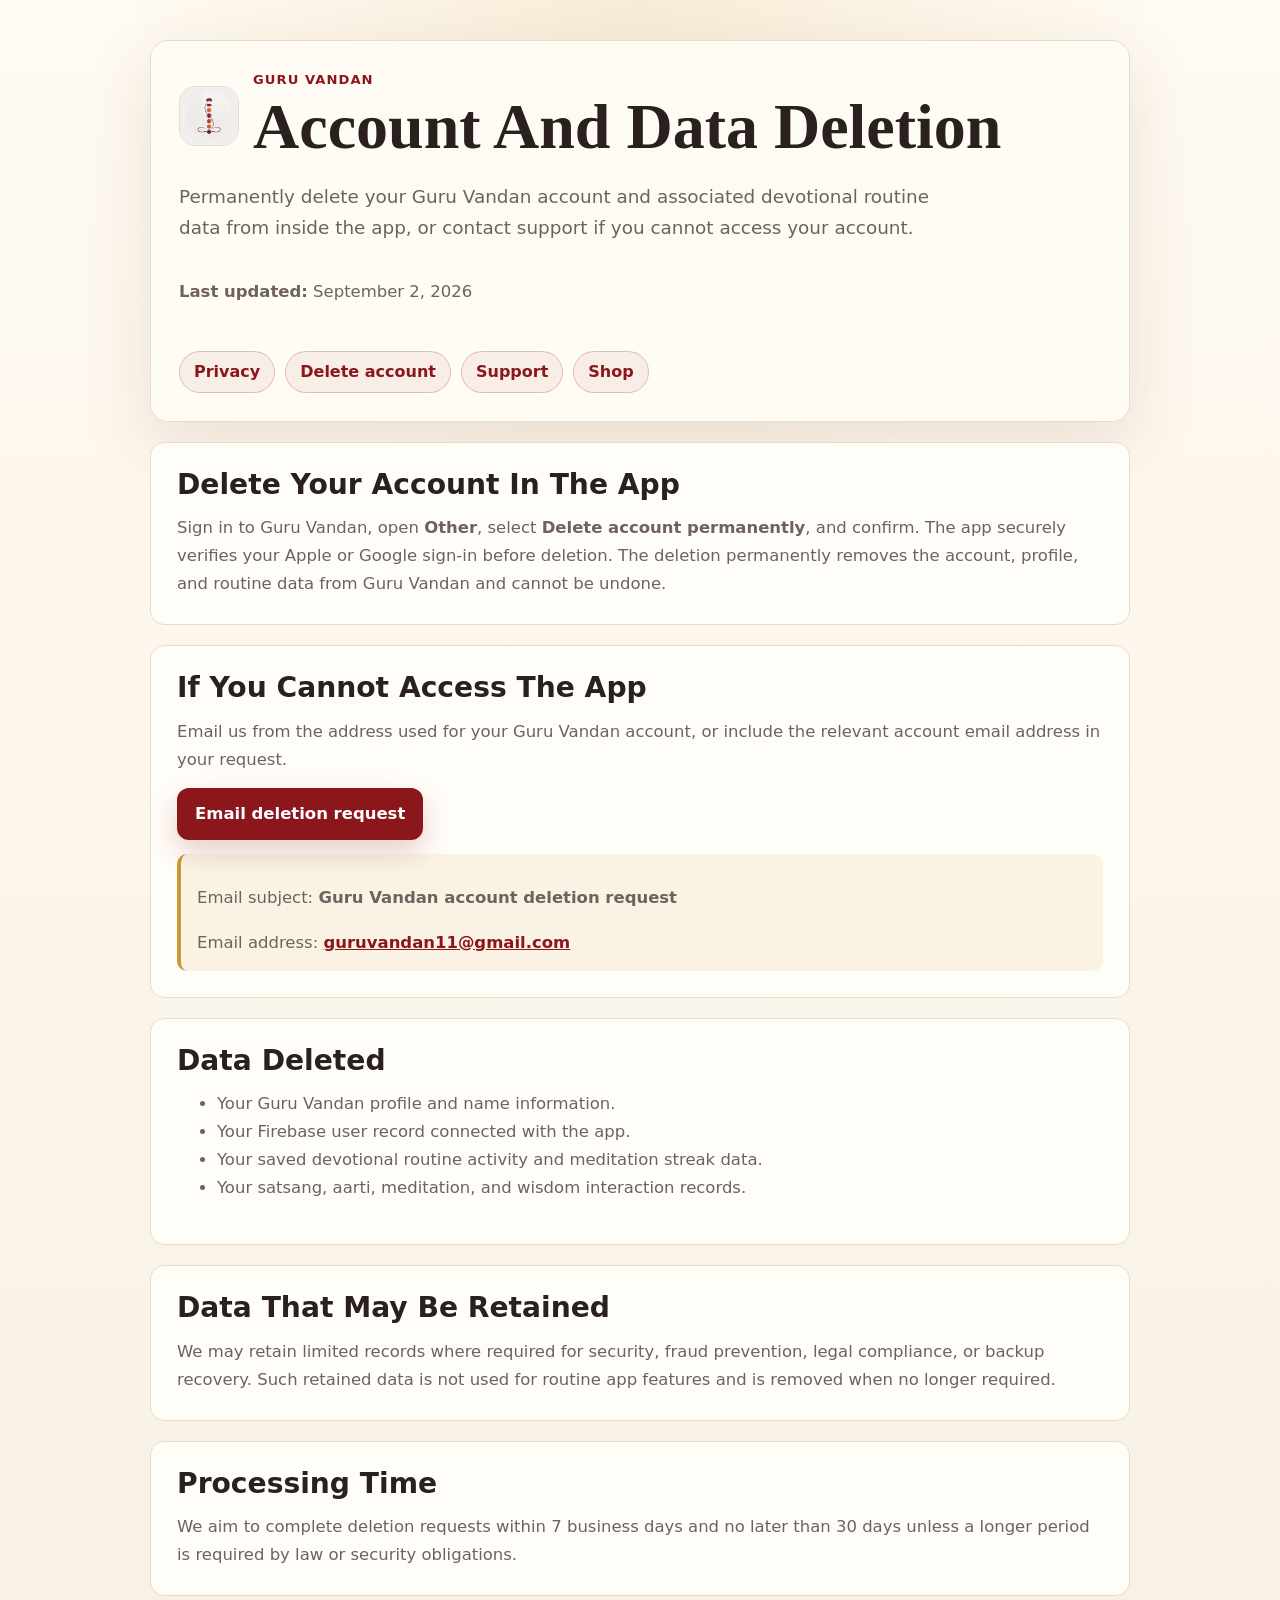
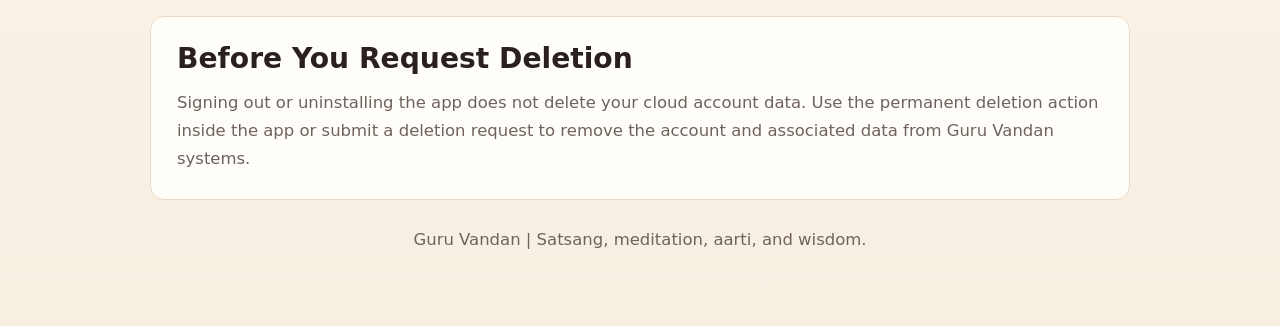
<file: web/account-deletion.html>
<!DOCTYPE html>
<html lang="en">
  <head>
    <meta charset="UTF-8" />
    <meta name="viewport" content="width=device-width, initial-scale=1.0" />
    <title>Account Deletion | Guru Vandan</title>
    <meta
      name="description"
      content="Request deletion of your Guru Vandan account and associated app data."
    />
    <link rel="icon" type="image/png" href="icons/Icon-192.png" />
    <link rel="stylesheet" href="legal.css" />
  </head>
  <body>
    <main class="page">
      <header class="hero">
        <div class="brand">
          <img src="icons/Icon-192.png" alt="Guru Vandan logo" />
          <div>
            <p class="eyebrow">Guru Vandan</p>
            <h1>Account And Data Deletion</h1>
          </div>
        </div>
        <p class="lead">
          Permanently delete your Guru Vandan account and associated devotional
          routine data from inside the app, or contact support if you cannot
          access your account.
        </p>
        <p><strong>Last updated:</strong> September 2, 2026</p>
        <nav class="nav" aria-label="Legal pages">
          <a href="privacy-policy.html">Privacy</a>
          <a href="account-deletion.html">Delete account</a>
          <a href="support.html">Support</a>
          <a class="nav-shop" href="/shop.html">Shop</a>
        </nav>
      </header>

      <section class="section">
        <h2>Delete Your Account In The App</h2>
        <p>
          Sign in to Guru Vandan, open <strong>Other</strong>, select
          <strong>Delete account permanently</strong>, and confirm. The app
          securely verifies your Apple or Google sign-in before deletion. The
          deletion permanently removes the account, profile, and routine data
          from Guru Vandan and cannot be undone.
        </p>
      </section>

      <section class="section">
        <h2>If You Cannot Access The App</h2>
        <p>
          Email us from the address used for your Guru Vandan account, or
          include the relevant account email address in your request.
        </p>
        <p>
          <a
            class="button"
            href="mailto:guruvandan11@gmail.com?subject=Guru%20Vandan%20account%20deletion%20request&body=Please%20delete%20my%20Guru%20Vandan%20account%20and%20associated%20app%20data.%0A%0AAccount%20email%3A%20%0AFull%20name%3A%20"
            >Email deletion request</a
          >
        </p>
        <div class="note">
          <p>
            Email subject: <strong>Guru Vandan account deletion request</strong>
          </p>
          <p>
            Email address:
            <a href="mailto:guruvandan11@gmail.com">guruvandan11@gmail.com</a>
          </p>
        </div>
      </section>

      <section class="section">
        <h2>Data Deleted</h2>
        <ul>
          <li>Your Guru Vandan profile and name information.</li>
          <li>Your Firebase user record connected with the app.</li>
          <li>Your saved devotional routine activity and meditation streak data.</li>
          <li>Your satsang, aarti, meditation, and wisdom interaction records.</li>
        </ul>
      </section>

      <section class="section">
        <h2>Data That May Be Retained</h2>
        <p>
          We may retain limited records where required for security, fraud
          prevention, legal compliance, or backup recovery. Such retained data
          is not used for routine app features and is removed when no longer
          required.
        </p>
      </section>

      <section class="section">
        <h2>Processing Time</h2>
        <p>
          We aim to complete deletion requests within 7 business days and no
          later than 30 days unless a longer period is required by law or
          security obligations.
        </p>
      </section>

      <section class="section">
        <h2>Before You Request Deletion</h2>
        <p>
          Signing out or uninstalling the app does not delete your cloud account
          data. Use the permanent deletion action inside the app or submit a
          deletion request to remove the account and associated data from Guru
          Vandan systems.
        </p>
      </section>

      <footer class="footer">
        <p>Guru Vandan | Satsang, meditation, aarti, and wisdom.</p>
      </footer>
    </main>
  </body>
</html>
</file>
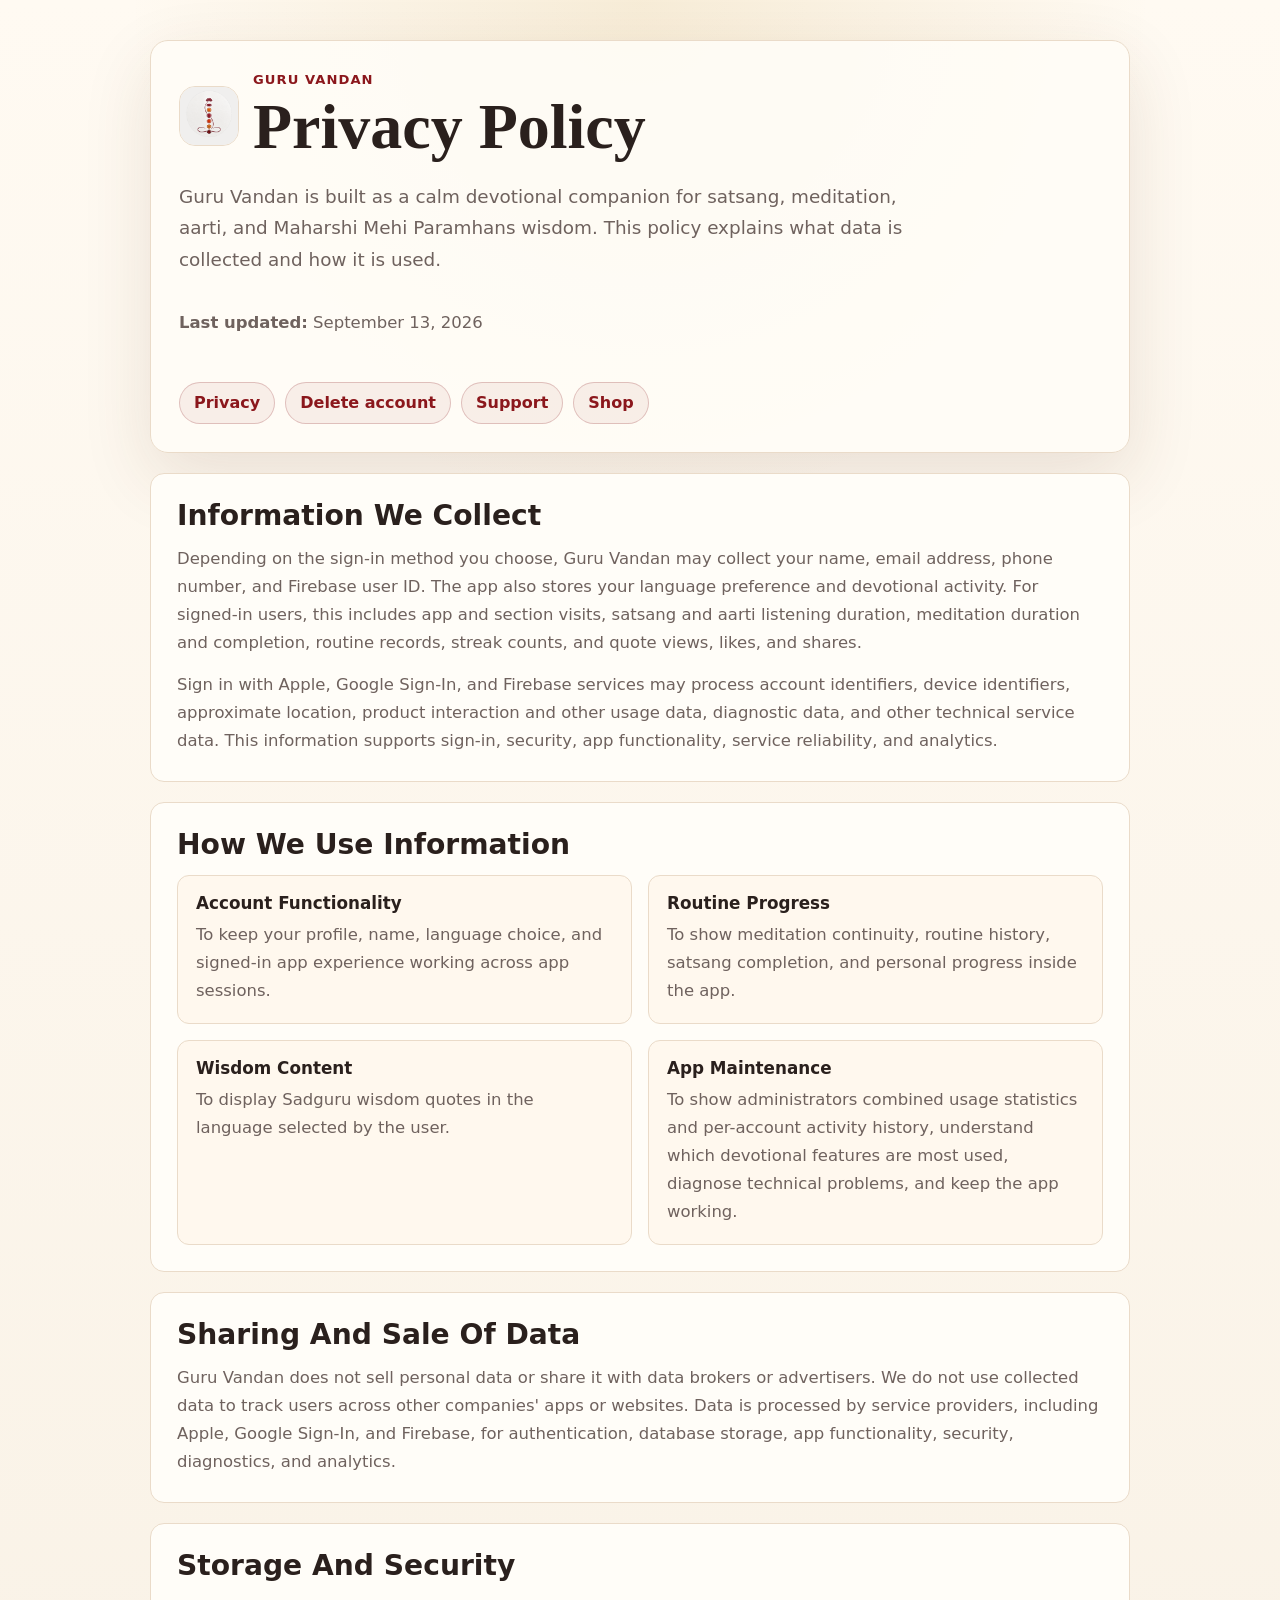
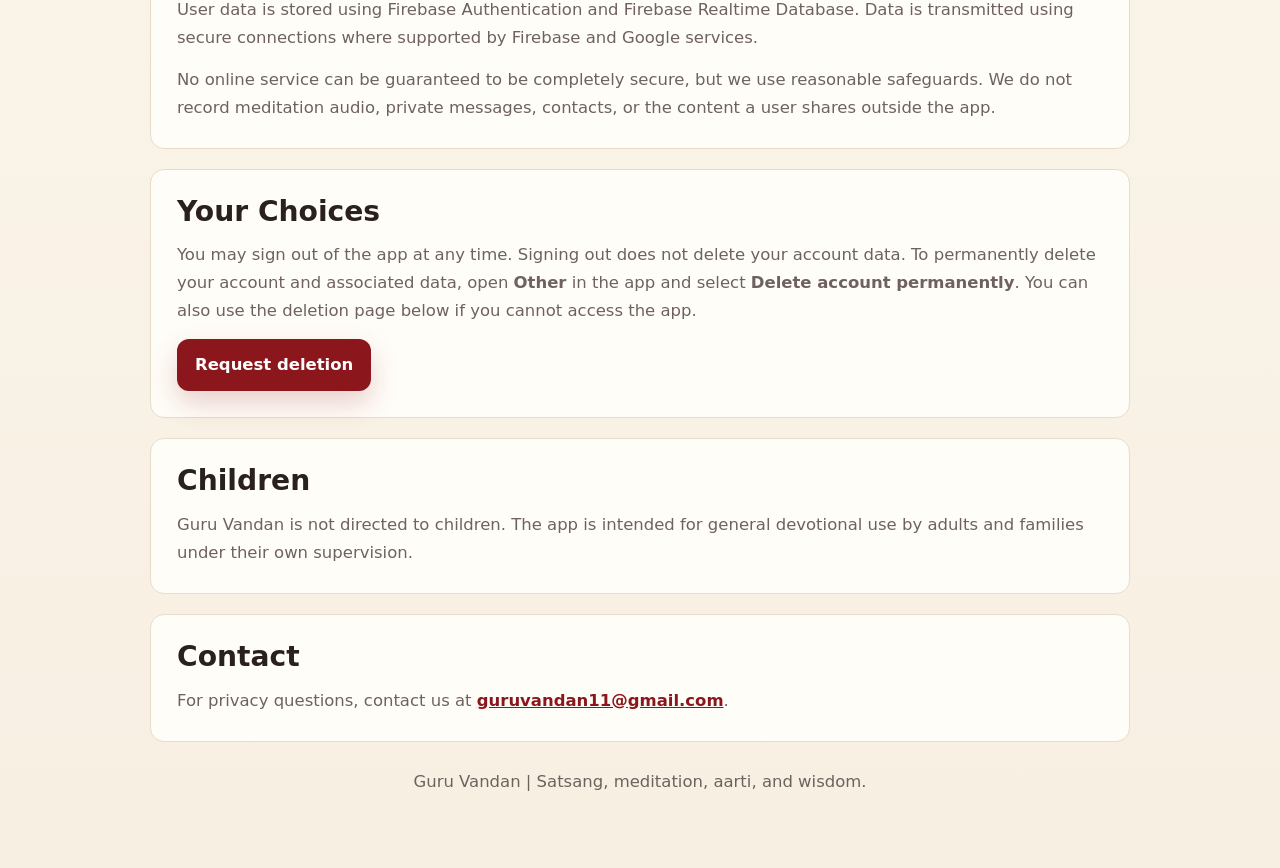
<file: web/privacy-policy.html>
<!DOCTYPE html>
<html lang="en">
  <head>
    <meta charset="UTF-8" />
    <meta name="viewport" content="width=device-width, initial-scale=1.0" />
    <title>Privacy Policy | Guru Vandan</title>
    <meta
      name="description"
      content="Privacy policy for Guru Vandan, a devotional satsang, meditation, aarti, and wisdom app."
    />
    <link rel="icon" type="image/png" href="icons/Icon-192.png" />
    <link rel="stylesheet" href="legal.css" />
  </head>
  <body>
    <main class="page">
      <header class="hero">
        <div class="brand">
          <img src="icons/Icon-192.png" alt="Guru Vandan logo" />
          <div>
            <p class="eyebrow">Guru Vandan</p>
            <h1>Privacy Policy</h1>
          </div>
        </div>
        <p class="lead">
          Guru Vandan is built as a calm devotional companion for satsang,
          meditation, aarti, and Maharshi Mehi Paramhans wisdom. This policy explains what data
          is collected and how it is used.
        </p>
        <p><strong>Last updated:</strong> September 13, 2026</p>
        <nav class="nav" aria-label="Legal pages">
          <a href="privacy-policy.html">Privacy</a>
          <a href="account-deletion.html">Delete account</a>
          <a href="support.html">Support</a>
          <a class="nav-shop" href="/shop.html">Shop</a>
        </nav>
      </header>

      <section class="section">
        <h2>Information We Collect</h2>
        <p>
          Depending on the sign-in method you choose, Guru Vandan may collect
          your name, email address, phone number, and Firebase user ID. The app
          also stores your language preference and devotional activity. For
          signed-in users, this includes app and section visits, satsang and
          aarti listening duration, meditation duration and completion, routine
          records, streak counts, and quote views, likes, and shares.
        </p>
        <p>
          Sign in with Apple, Google Sign-In, and Firebase services may process
          account identifiers, device identifiers, approximate location,
          product interaction and other usage data, diagnostic data, and other
          technical service data. This information supports sign-in, security,
          app functionality, service reliability, and analytics.
        </p>
      </section>

      <section class="section">
        <h2>How We Use Information</h2>
        <div class="grid">
          <div class="mini-card">
            <h3>Account Functionality</h3>
            <p>
              To keep your profile, name, language choice, and signed-in app
              experience working across app sessions.
            </p>
          </div>
          <div class="mini-card">
            <h3>Routine Progress</h3>
            <p>
              To show meditation continuity, routine history, satsang
              completion, and personal progress inside the app.
            </p>
          </div>
          <div class="mini-card">
            <h3>Wisdom Content</h3>
            <p>
              To display Sadguru wisdom quotes in the language selected by the
              user.
            </p>
          </div>
          <div class="mini-card">
            <h3>App Maintenance</h3>
            <p>
              To show administrators combined usage statistics and per-account
              activity history, understand which devotional features are most
              used, diagnose technical problems, and keep the app working.
            </p>
          </div>
        </div>
      </section>

      <section class="section">
        <h2>Sharing And Sale Of Data</h2>
        <p>
          Guru Vandan does not sell personal data or share it with data brokers
          or advertisers. We do not use collected data to track users across
          other companies' apps or websites. Data is processed by service
          providers, including Apple, Google Sign-In, and Firebase, for
          authentication, database storage, app functionality, security,
          diagnostics, and analytics.
        </p>
      </section>

      <section class="section">
        <h2>Storage And Security</h2>
        <p>
          User data is stored using Firebase Authentication and Firebase
          Realtime Database. Data is transmitted using secure connections where
          supported by Firebase and Google services.
        </p>
        <p>
          No online service can be guaranteed to be completely secure, but we
          use reasonable safeguards. We do not record meditation audio, private
          messages, contacts, or the content a user shares outside the app.
        </p>
      </section>

      <section class="section">
        <h2>Your Choices</h2>
        <p>
          You may sign out of the app at any time. Signing out does not delete
          your account data. To permanently delete your account and associated
          data, open <strong>Other</strong> in the app and select
          <strong>Delete account permanently</strong>. You can also use the
          deletion page below if you cannot access the app.
        </p>
        <p>
          <a class="button" href="account-deletion.html">Request deletion</a>
        </p>
      </section>

      <section class="section">
        <h2>Children</h2>
        <p>
          Guru Vandan is not directed to children. The app is intended for
          general devotional use by adults and families under their own
          supervision.
        </p>
      </section>

      <section class="section">
        <h2>Contact</h2>
        <p>
          For privacy questions, contact us at
          <a href="mailto:guruvandan11@gmail.com">guruvandan11@gmail.com</a>.
        </p>
      </section>

      <footer class="footer">
        <p>Guru Vandan | Satsang, meditation, aarti, and wisdom.</p>
      </footer>
    </main>
  </body>
</html>
</file>
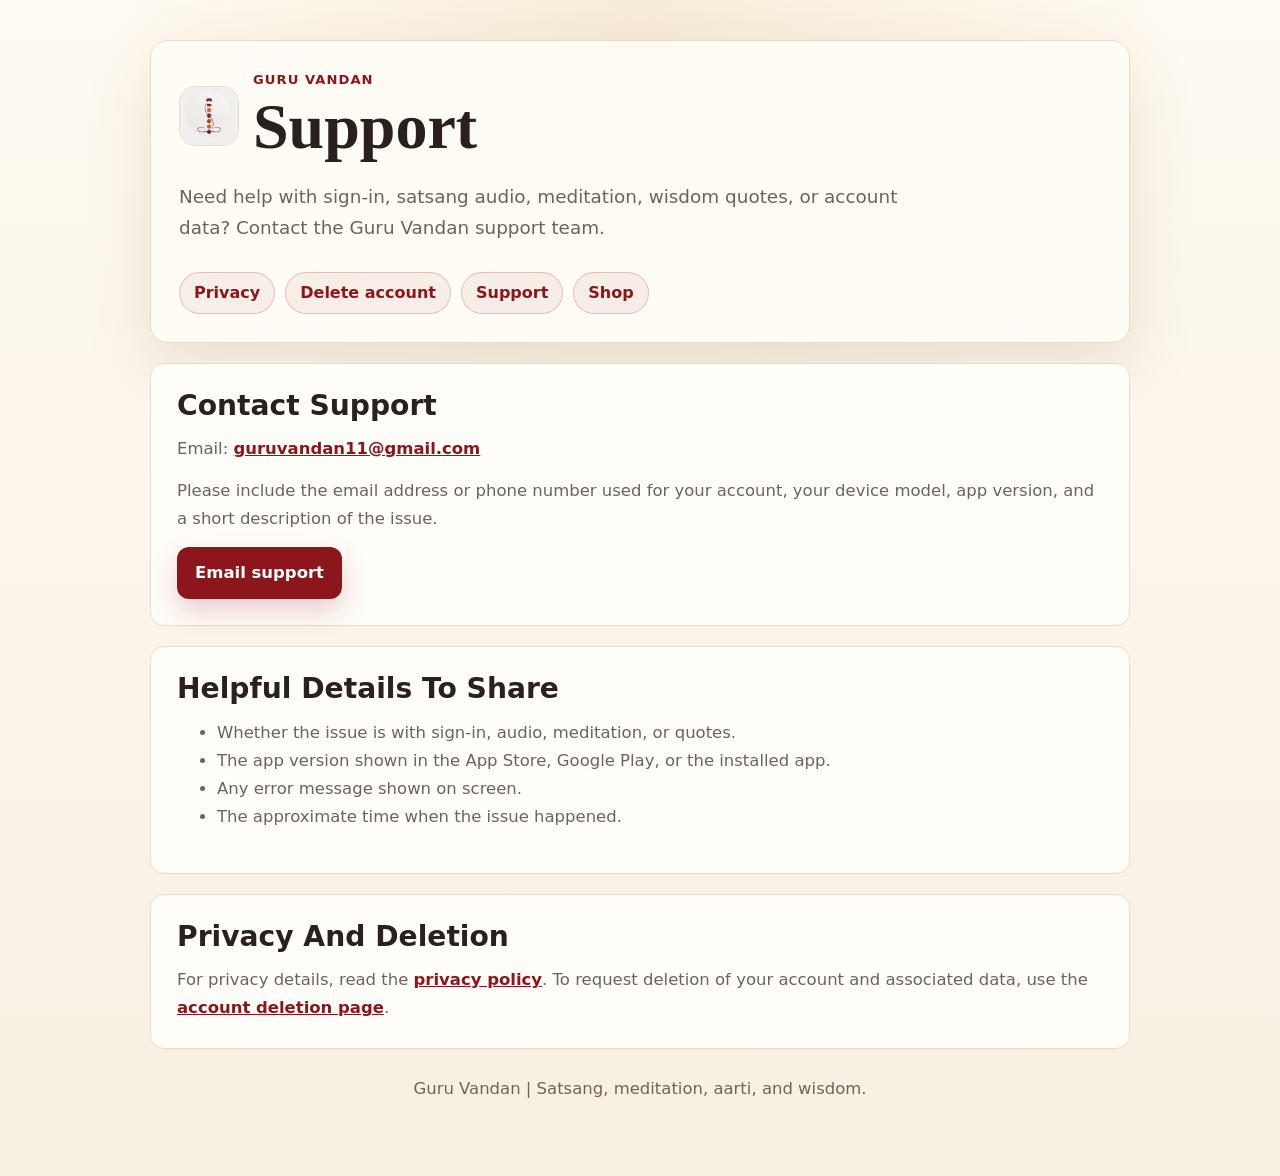
<file: web/support.html>
<!DOCTYPE html>
<html lang="en">
  <head>
    <meta charset="UTF-8" />
    <meta name="viewport" content="width=device-width, initial-scale=1.0" />
    <title>Support | Guru Vandan</title>
    <meta
      name="description"
      content="Support contact page for Guru Vandan app users."
    />
    <link rel="icon" type="image/png" href="icons/Icon-192.png" />
    <link rel="stylesheet" href="legal.css" />
  </head>
  <body>
    <main class="page">
      <header class="hero">
        <div class="brand">
          <img src="icons/Icon-192.png" alt="Guru Vandan logo" />
          <div>
            <p class="eyebrow">Guru Vandan</p>
            <h1>Support</h1>
          </div>
        </div>
        <p class="lead">
          Need help with sign-in, satsang audio, meditation, wisdom quotes, or
          account data? Contact the Guru Vandan support team.
        </p>
        <nav class="nav" aria-label="Legal pages">
          <a href="privacy-policy.html">Privacy</a>
          <a href="account-deletion.html">Delete account</a>
          <a href="support.html">Support</a>
          <a class="nav-shop" href="/shop.html">Shop</a>
        </nav>
      </header>

      <section class="section">
        <h2>Contact Support</h2>
        <p>
          Email:
          <a href="mailto:guruvandan11@gmail.com">guruvandan11@gmail.com</a>
        </p>
        <p>
          Please include the email address or phone number used for your account,
          your device model, app version, and a short description of the issue.
        </p>
        <p>
          <a
            class="button"
            href="mailto:guruvandan11@gmail.com?subject=Guru%20Vandan%20support%20request&body=Account%20email%20or%20phone%3A%20%0ADevice%20model%3A%20%0AApp%20version%3A%20%0AIssue%3A%20"
            >Email support</a
          >
        </p>
      </section>

      <section class="section">
        <h2>Helpful Details To Share</h2>
        <ul>
          <li>Whether the issue is with sign-in, audio, meditation, or quotes.</li>
          <li>The app version shown in the App Store, Google Play, or the installed app.</li>
          <li>Any error message shown on screen.</li>
          <li>The approximate time when the issue happened.</li>
        </ul>
      </section>

      <section class="section">
        <h2>Privacy And Deletion</h2>
        <p>
          For privacy details, read the
          <a href="privacy-policy.html">privacy policy</a>. To request deletion
          of your account and associated data, use the
          <a href="account-deletion.html">account deletion page</a>.
        </p>
      </section>

      <footer class="footer">
        <p>Guru Vandan | Satsang, meditation, aarti, and wisdom.</p>
      </footer>
    </main>
  </body>
</html>
</file>
<file: web/legal.css>
:root {
  color-scheme: light;
  --crimson: #8b171c;
  --crimson-dark: #641014;
  --gold: #c99a35;
  --ink: #2a201d;
  --muted: #6f625e;
  --paper: #fffaf2;
  --cream: #f7efe2;
  --line: #eadbc9;
  --card: #fffdf8;
  font-family: Inter, system-ui, -apple-system, BlinkMacSystemFont, "Segoe UI", sans-serif;
}

* {
  box-sizing: border-box;
}

body {
  margin: 0;
  background:
    radial-gradient(circle at top, rgba(201, 154, 53, 0.14), transparent 32rem),
    linear-gradient(180deg, var(--paper), var(--cream));
  color: var(--ink);
  min-height: 100vh;
}

a {
  color: var(--crimson);
  font-weight: 700;
}

.page {
  width: min(980px, calc(100% - 32px));
  margin: 0 auto;
  padding: 40px 0 56px;
}

.hero {
  display: grid;
  gap: 18px;
  padding: 28px;
  border: 1px solid var(--line);
  border-radius: 18px;
  background: rgba(255, 253, 248, 0.88);
  box-shadow: 0 24px 70px rgba(92, 50, 22, 0.12);
}

.brand {
  display: flex;
  align-items: center;
  gap: 14px;
}

.brand img {
  width: 60px;
  height: 60px;
  border-radius: 16px;
  border: 1px solid var(--line);
  background: white;
}

.eyebrow {
  margin: 0;
  color: var(--crimson);
  font-size: 0.82rem;
  font-weight: 800;
  letter-spacing: 0.08em;
  text-transform: uppercase;
}

h1,
h2,
h3 {
  margin: 0;
  color: var(--ink);
  line-height: 1.12;
}

h1 {
  font-family: Georgia, "Times New Roman", serif;
  font-size: clamp(2rem, 5vw, 4rem);
}

h2 {
  font-size: clamp(1.35rem, 2.2vw, 1.9rem);
}

h3 {
  font-size: 1.05rem;
}

p,
li {
  color: var(--muted);
  font-size: 1.03rem;
  line-height: 1.7;
}

.lead {
  max-width: 760px;
  margin: 0;
  font-size: 1.15rem;
}

.nav {
  display: flex;
  flex-wrap: wrap;
  gap: 10px;
  margin-top: 10px;
}

.nav a {
  display: inline-flex;
  align-items: center;
  min-height: 42px;
  padding: 10px 14px;
  border: 1px solid rgba(139, 23, 28, 0.22);
  border-radius: 999px;
  background: rgba(139, 23, 28, 0.06);
  text-decoration: none;
}

.nav-shop {
  display: inline-flex;
  align-items: center;
  gap: 7px;
  min-height: 42px;
  padding: 10px 14px;
  border: 1px solid rgba(139, 23, 28, 0.22);
  border-radius: 999px;
  color: var(--crimson);
  background: rgba(201, 154, 53, 0.12);
  font-weight: 800;
  text-decoration: none;
}

.section {
  margin-top: 20px;
  padding: 26px;
  border: 1px solid var(--line);
  border-radius: 14px;
  background: var(--card);
}

.section > * + * {
  margin-top: 14px;
}

.section p {
  margin-bottom: 0;
}

.grid {
  display: grid;
  grid-template-columns: repeat(2, minmax(0, 1fr));
  gap: 16px;
}

.mini-card {
  padding: 18px;
  border: 1px solid var(--line);
  border-radius: 12px;
  background: #fff8ee;
}

.mini-card p {
  margin: 8px 0 0;
}

.button {
  display: inline-flex;
  align-items: center;
  justify-content: center;
  min-height: 48px;
  padding: 12px 18px;
  border-radius: 12px;
  background: var(--crimson);
  color: white;
  text-decoration: none;
  box-shadow: 0 12px 28px rgba(139, 23, 28, 0.2);
}

.button.secondary {
  background: transparent;
  color: var(--crimson);
  border: 1px solid rgba(139, 23, 28, 0.3);
  box-shadow: none;
}

.note {
  border-left: 4px solid var(--gold);
  padding: 14px 16px;
  background: rgba(201, 154, 53, 0.1);
  border-radius: 10px;
}

.footer {
  margin-top: 26px;
  color: var(--muted);
  text-align: center;
  font-size: 0.95rem;
}

@media (max-width: 720px) {
  .page {
    width: min(100% - 22px, 980px);
    padding-top: 22px;
  }

  .hero,
  .section {
    padding: 20px;
    border-radius: 14px;
  }

  .grid {
    grid-template-columns: 1fr;
  }
}
</file>
